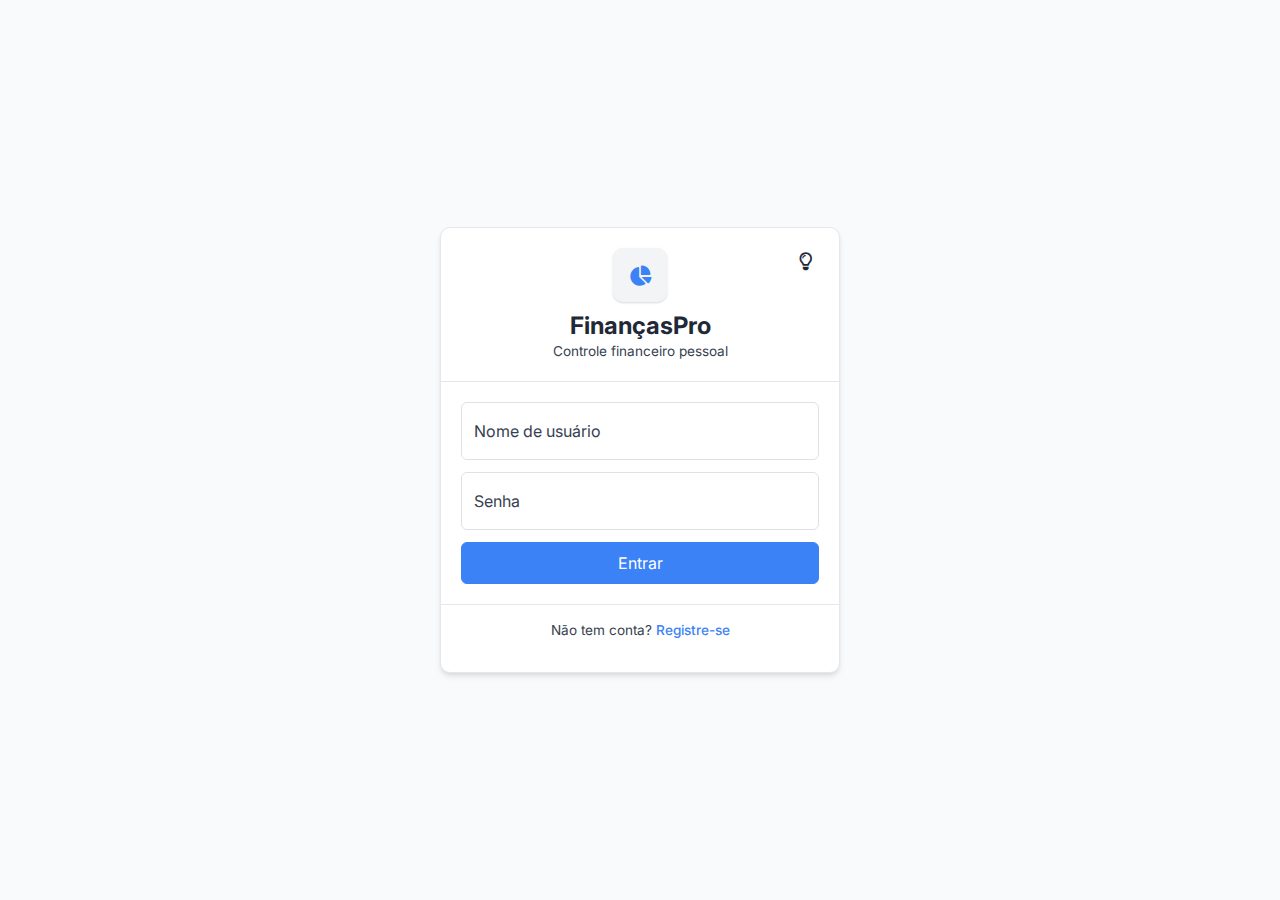
<file: login.html>
<!DOCTYPE html>
<html lang="pt-BR">
<head>
    <meta charset="UTF-8">
    <meta name="viewport" content="width=device-width, initial-scale=1.0">
    <title>FinançasPro - Login</title>
    <!-- Bootstrap CSS -->
    <link href="https://cdn.jsdelivr.net/npm/bootstrap@5.3.0-alpha1/dist/css/bootstrap.min.css" rel="stylesheet">
    <!-- Google Fonts -->
    <link href="https://fonts.googleapis.com/css2?family=Inter:wght@300;400;500;600;700&display=swap" rel="stylesheet">
    <!-- Font Awesome -->
    <link rel="stylesheet" href="https://cdnjs.cloudflare.com/ajax/libs/font-awesome/6.0.0/css/all.min.css">
    <!-- Custom CSS -->
    <link rel="stylesheet" href="css/styles.css">
    <link rel="stylesheet" href="css/login.css">
</head>
<body>
    <div class="login-container">
        <div class="login-card">
            <div class="login-header">
                <div class="logo-container">
                    <div class="logo-icon">
                        <i class="fas fa-chart-pie fa-lg text-primary"></i>
                    </div>
                </div>
                <h1 class="login-title">FinançasPro</h1>
                <p class="login-subtitle">Controle financeiro pessoal</p>
                
                <!-- Botão de tema (lâmpada) -->
                <div class="theme-toggle" title="Alternar tema">
                    <i class="far fa-lightbulb"></i>
                </div>
            </div>
            
            <div class="login-body">
                <div class="alert alert-danger d-none" id="login-error">
                    <i class="fas fa-exclamation-circle me-2"></i>
                    <span id="error-message">Erro ao fazer login.</span>
                </div>
                
                <form id="login-form">
                    <div class="mb-3">
                        <div class="form-floating">
                            <input type="text" class="form-control" id="username" placeholder="Nome de usuário" required>
                            <label for="username">Nome de usuário</label>
                        </div>
                    </div>
                    <div class="mb-3">
                        <div class="form-floating">
                            <input type="password" class="form-control" id="password" placeholder="Senha" required>
                            <label for="password">Senha</label>
                        </div>
                    </div>
                    <div class="d-grid">
                        <button type="submit" class="btn btn-primary py-2">
                            <span id="login-button-text">Entrar</span>
                            <span id="login-spinner" class="spinner-border spinner-border-sm ms-2 d-none" role="status" aria-hidden="true"></span>
                        </button>
                    </div>
                </form>
            </div>
            
            <div class="login-footer">
                <p>Não tem conta? <a href="register.html">Registre-se</a></p>
            </div>
        </div>
    </div>

    <!-- Bootstrap JS -->
    <script src="https://cdn.jsdelivr.net/npm/bootstrap@5.3.0-alpha1/dist/js/bootstrap.bundle.min.js"></script>
    <!-- Custom JS -->
    <script src="js/api.js"></script>
    <script src="js/auth.js"></script>
    <script src="js/theme.js"></script>
</body>
</html>
</file>
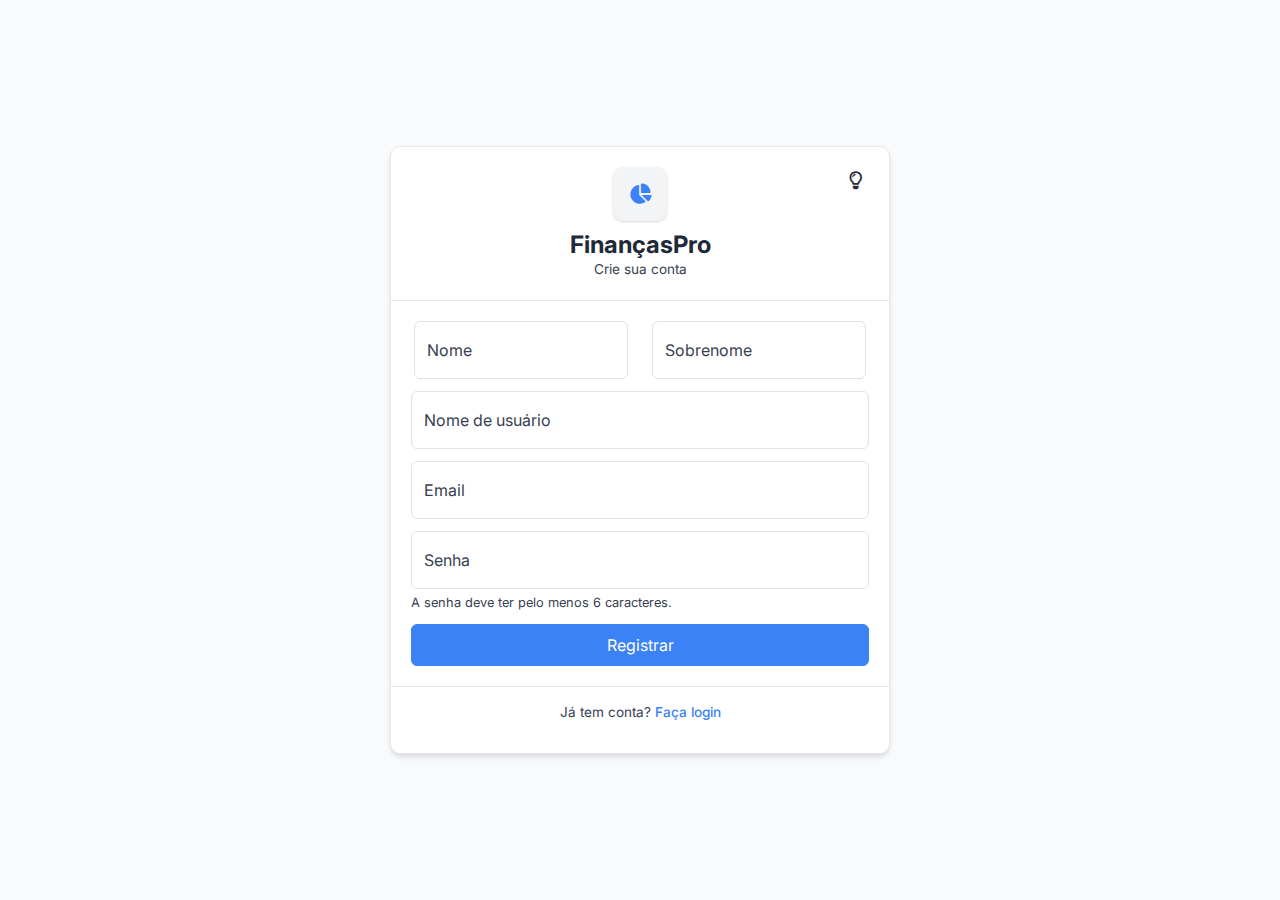
<file: register.html>
<!DOCTYPE html>
<html lang="pt-BR">
<head>
    <meta charset="UTF-8">
    <meta name="viewport" content="width=device-width, initial-scale=1.0">
    <title>FinançasPro - Registro</title>
    <!-- Bootstrap CSS -->
    <link href="https://cdn.jsdelivr.net/npm/bootstrap@5.3.0-alpha1/dist/css/bootstrap.min.css" rel="stylesheet">
    <!-- Google Fonts -->
    <link href="https://fonts.googleapis.com/css2?family=Inter:wght@300;400;500;600;700&display=swap" rel="stylesheet">
    <!-- Font Awesome -->
    <link rel="stylesheet" href="https://cdnjs.cloudflare.com/ajax/libs/font-awesome/6.0.0/css/all.min.css">
    <!-- Custom CSS -->
    <link rel="stylesheet" href="css/styles.css">
    <link rel="stylesheet" href="css/register.css">
</head>
<body>
    <div class="register-container">
        <div class="register-card">
            <div class="register-header">
                <div class="logo-container">
                    <div class="logo-icon">
                        <i class="fas fa-chart-pie fa-lg text-primary"></i>
                    </div>
                </div>
                <h1 class="register-title">FinançasPro</h1>
                <p class="register-subtitle">Crie sua conta</p>
                
                <!-- Botão de tema (lâmpada) -->
                <div class="theme-toggle" title="Alternar tema">
                    <i class="far fa-lightbulb"></i>
                </div>
            </div>
            
            <div class="register-body">
                <div class="alert alert-danger d-none" id="register-error">
                    <i class="fas fa-exclamation-circle me-2"></i>
                    <span id="error-message">Erro ao registrar.</span>
                </div>
                
                <div class="alert alert-success d-none" id="register-success">
                    <i class="fas fa-check-circle me-2"></i>
                    Registro realizado com sucesso! Redirecionando para o login...
                </div>
                
                <form id="register-form">
                    <div class="row">
                        <div class="col-md-6 mb-3">
                            <div class="form-floating">
                                <input type="text" class="form-control" id="firstName" placeholder="Nome" required>
                                <label for="firstName">Nome</label>
                            </div>
                        </div>
                        <div class="col-md-6 mb-3">
                            <div class="form-floating">
                                <input type="text" class="form-control" id="lastName" placeholder="Sobrenome" required>
                                <label for="lastName">Sobrenome</label>
                            </div>
                        </div>
                    </div>
                    <div class="mb-3">
                        <div class="form-floating">
                            <input type="text" class="form-control" id="username" placeholder="Nome de usuário" required>
                            <label for="username">Nome de usuário</label>
                        </div>
                    </div>
                    <div class="mb-3">
                        <div class="form-floating">
                            <input type="email" class="form-control" id="email" placeholder="Email" required>
                            <label for="email">Email</label>
                        </div>
                    </div>
                    <div class="mb-3">
                        <div class="form-floating">
                            <input type="password" class="form-control" id="password" placeholder="Senha" required>
                            <label for="password">Senha</label>
                        </div>
                        <div class="form-text">A senha deve ter pelo menos 6 caracteres.</div>
                    </div>
                    <div class="d-grid">
                        <button type="submit" class="btn btn-primary py-2">
                            <span id="register-button-text">Registrar</span>
                            <span id="register-spinner" class="spinner-border spinner-border-sm ms-2 d-none" role="status" aria-hidden="true"></span>
                        </button>
                    </div>
                </form>
            </div>
            
            <div class="register-footer">
                <p>Já tem conta? <a href="login.html">Faça login</a></p>
            </div>
        </div>
    </div>

    <!-- Bootstrap JS -->
    <script src="https://cdn.jsdelivr.net/npm/bootstrap@5.3.0-alpha1/dist/js/bootstrap.bundle.min.js"></script>
    <!-- Custom JS -->
    <script src="js/api.js"></script>
    <script src="js/auth.js"></script>
    <script src="js/theme.js"></script>
</body>
</html>
</file>
<file: css/styles.css>
/* Estilos globais para o FinançasPro */

:root {
  /* Cores primárias */
  --primary: #3B82F6;
  --primary-dark: #2563EB;
  --primary-light: #93C5FD;
  
  /* Cores secundárias */
  --success: #10B981;
  --warning: #F59E0B;
  --danger: #EF4444;
  
  /* Cores neutras - Modo claro */
  --light: #F9FAFB;
  --light-gray: #F3F4F6;
  --medium-gray: #E5E7EB;
  --dark-gray: #374151;
  --dark: #1F2937;
  
  /* Sombras */
  --shadow-sm: 0 1px 2px 0 rgba(0, 0, 0, 0.05);
  --shadow: 0 1px 3px 0 rgba(0, 0, 0, 0.1), 0 1px 2px 0 rgba(0, 0, 0, 0.06);
  --shadow-md: 0 4px 6px -1px rgba(0, 0, 0, 0.1), 0 2px 4px -1px rgba(0, 0, 0, 0.06);
  --shadow-lg: 0 10px 15px -3px rgba(0, 0, 0, 0.1), 0 4px 6px -2px rgba(0, 0, 0, 0.05);
  
  /* Variáveis para tema */
  --bg-color: var(--light);
  --text-color: var(--dark);
  --card-bg: #ffffff;
  --border-color: var(--medium-gray);
}

/* Tema escuro */
[data-theme="dark"] {
  --bg-color: #121212;
  --text-color: #E5E7EB;
  --card-bg: #1F2937;
  --border-color: #374151;
  --light-gray: #2D3748;
  --medium-gray: #4B5563;
}

body {
  font-family: 'Inter', sans-serif;
  background-color: var(--bg-color);
  color: var(--text-color);
  line-height: 1.5;
  transition: background-color 0.3s ease, color 0.3s ease;
}

/* Redução geral de tamanhos e espaçamentos */
.container, .container-fluid {
  padding-left: 12px;
  padding-right: 12px;
}

.row {
  margin-left: -9px;
  margin-right: -9px;
}

.col, .col-1, .col-2, .col-3, .col-4, .col-5, .col-6, .col-7, .col-8, .col-9, .col-10, .col-11, .col-12,
.col-sm, .col-md, .col-lg, .col-xl {
  padding-left: 9px;
  padding-right: 9px;
}

.card {
  margin-bottom: 12px;
}

.card-body {
  padding: 15px;
}

.form-group, .mb-3 {
  margin-bottom: 12px !important;
}

.mt-3, .my-3 {
  margin-top: 12px !important;
}

.mb-3, .my-3 {
  margin-bottom: 12px !important;
}

.p-3 {
  padding: 12px !important;
}

.p-4 {
  padding: 15px !important;
}

.p-5 {
  padding: 18px !important;
}

/* Customização do Bootstrap */
.btn-primary {
  background-color: var(--primary);
  border-color: var(--primary);
}

.btn-primary:hover, .btn-primary:focus {
  background-color: var(--primary-dark);
  border-color: var(--primary-dark);
}

.text-primary {
  color: var(--primary) !important;
}

.bg-primary {
  background-color: var(--primary) !important;
}

/* Animações */
@keyframes fadeIn {
  from { opacity: 0; }
  to { opacity: 1; }
}

@keyframes slideUp {
  from { transform: translateY(20px); opacity: 0; }
  to { transform: translateY(0); opacity: 1; }
}

@keyframes shake {
  0%, 100% { transform: translateX(0); }
  10%, 30%, 50%, 70%, 90% { transform: translateX(-5px); }
  20%, 40%, 60%, 80% { transform: translateX(5px); }
}

.fade-in {
  animation: fadeIn 0.5s ease-in-out;
}

.slide-up {
  animation: slideUp 0.5s ease-out;
}

.shake {
  animation: shake 0.5s ease-in-out;
}

/* Logo */
.logo-container {
  display: flex;
  justify-content: center;
  align-items: center;
}

.logo-icon {
  width: 54px;
  height: 54px;
  border-radius: 10px;
  background-color: var(--light-gray);
  display: flex;
  justify-content: center;
  align-items: center;
  box-shadow: var(--shadow);
}

/* Formulários */
.form-control:focus {
  border-color: var(--primary-light);
  box-shadow: 0 0 0 0.25rem rgba(59, 130, 246, 0.25);
}

.form-floating label {
  color: var(--dark-gray);
}

.form-text {
  color: var(--dark-gray);
  font-size: 0.8rem;
}

/* Alertas */
.alert {
  border-radius: 8px;
  border: none;
}

.alert-danger {
  background-color: rgba(239, 68, 68, 0.1);
  color: var(--danger);
}

.alert-success {
  background-color: rgba(16, 185, 129, 0.1);
  color: var(--success);
}

/* Cards */
.card {
  border-radius: 10px;
  overflow: hidden;
  transition: transform 0.3s ease, box-shadow 0.3s ease;
  background-color: var(--card-bg);
  border-color: var(--border-color);
}

.card:hover {
  transform: translateY(-3px);
  box-shadow: var(--shadow-md);
}

/* Botão de tema */
.theme-toggle {
  cursor: pointer;
  width: 36px;
  height: 36px;
  display: flex;
  align-items: center;
  justify-content: center;
  border-radius: 50%;
  transition: background-color 0.3s ease;
  color: var(--text-color);
}

.theme-toggle:hover {
  background-color: var(--light-gray);
}

.theme-toggle i {
  font-size: 18px;
}

/* Responsividade */
@media (max-width: 768px) {
  .card {
    margin-bottom: 12px;
  }
  
  .container {
    padding-left: 12px;
    padding-right: 12px;
  }
}
</file>
<file: css/login.css>
/* Estilos específicos para a página de login */

.login-container {
    display: flex;
    justify-content: center;
    align-items: center;
    min-height: 100vh;
    padding: 15px;
    background-color: var(--bg-color);
}

.login-card {
    width: 100%;
    max-width: 400px;
    background-color: var(--card-bg);
    border-radius: 10px;
    box-shadow: var(--shadow-md);
    overflow: hidden;
    border: 1px solid var(--border-color);
    position: relative;
}

.login-header {
    padding: 20px;
    text-align: center;
    border-bottom: 1px solid var(--border-color);
    position: relative;
}

.login-title {
    font-size: 1.5rem;
    font-weight: 700;
    margin: 10px 0 0;
    color: var(--text-color);
}

.login-subtitle {
    font-size: 0.85rem;
    color: var(--dark-gray);
    margin-bottom: 0;
}

.login-body {
    padding: 20px;
}

.login-footer {
    padding: 15px;
    text-align: center;
    border-top: 1px solid var(--border-color);
    font-size: 0.85rem;
    color: var(--dark-gray);
}

.login-footer a {
    color: var(--primary);
    text-decoration: none;
    font-weight: 500;
}

.login-footer a:hover {
    text-decoration: underline;
}

/* Botão de tema na página de login */
.login-header .theme-toggle {
    position: absolute;
    top: 15px;
    right: 15px;
}
</file>
<file: css/register.css>
/* Estilos específicos para a página de registro */

.register-container {
    display: flex;
    justify-content: center;
    align-items: center;
    min-height: 100vh;
    padding: 15px;
    background-color: var(--bg-color);
}

.register-card {
    width: 100%;
    max-width: 500px;
    background-color: var(--card-bg);
    border-radius: 10px;
    box-shadow: var(--shadow-md);
    overflow: hidden;
    border: 1px solid var(--border-color);
    position: relative;
}

.register-header {
    padding: 20px;
    text-align: center;
    border-bottom: 1px solid var(--border-color);
    position: relative;
}

.register-title {
    font-size: 1.5rem;
    font-weight: 700;
    margin: 10px 0 0;
    color: var(--text-color);
}

.register-subtitle {
    font-size: 0.85rem;
    color: var(--dark-gray);
    margin-bottom: 0;
}

.register-body {
    padding: 20px;
}

.register-footer {
    padding: 15px;
    text-align: center;
    border-top: 1px solid var(--border-color);
    font-size: 0.85rem;
    color: var(--dark-gray);
}

.register-footer a {
    color: var(--primary);
    text-decoration: none;
    font-weight: 500;
}

.register-footer a:hover {
    text-decoration: underline;
}

/* Botão de tema na página de registro */
.register-header .theme-toggle {
    position: absolute;
    top: 15px;
    right: 15px;
}
</file>
